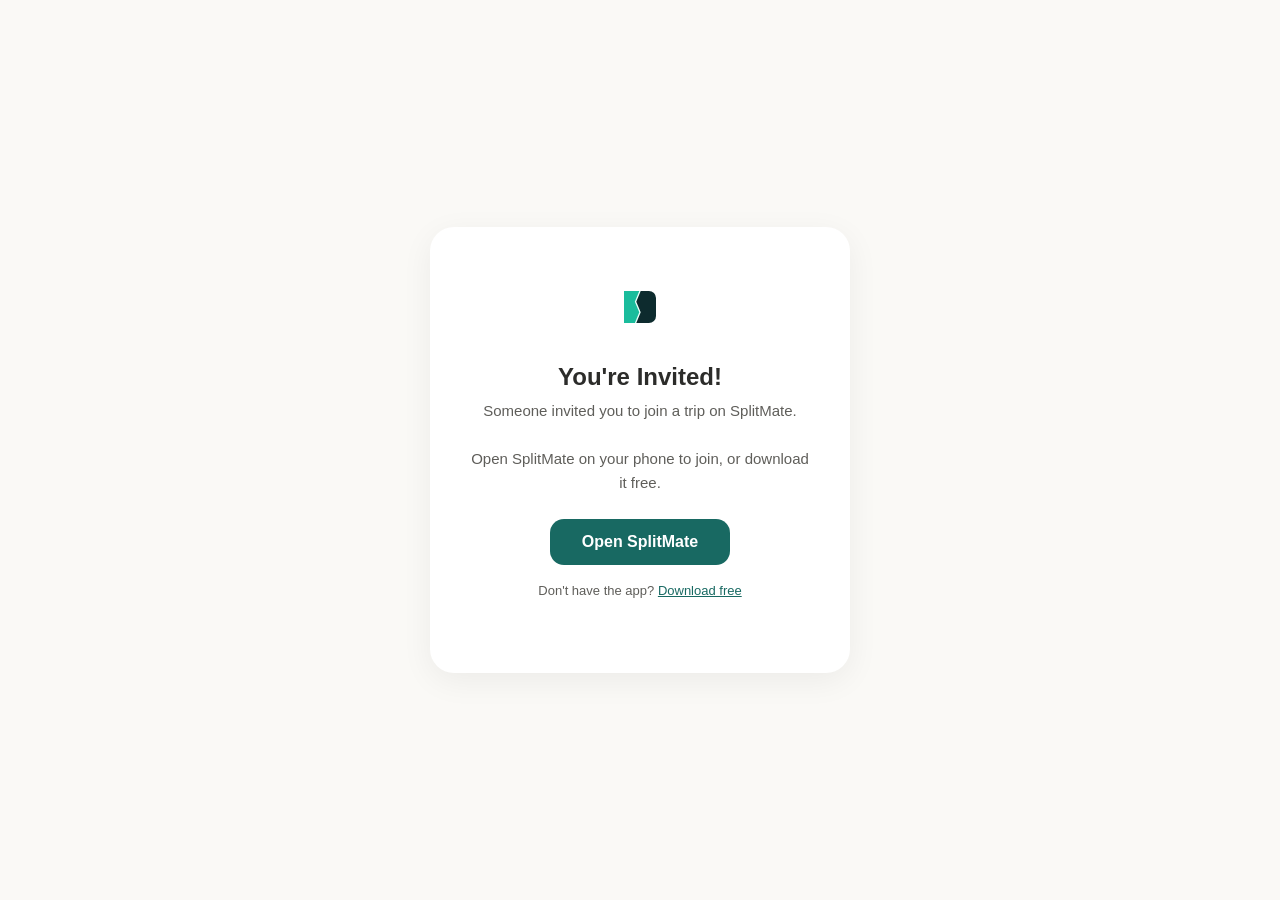
<file: join.html>
<!DOCTYPE html>
<html lang="en">
<head>
  <meta charset="UTF-8">
  <meta name="viewport" content="width=device-width, initial-scale=1.0">
  <title>Join Trip — SplitMate</title>
  <meta name="description" content="You've been invited to join a trip on SplitMate. Download the app to split expenses with your group.">
  <link rel="icon" type="image/svg+xml" href="/favicon.svg?v=20260513">
  <style>
    :root { --teal: #186962; --dark: #2C2C2A; --gray: #5F5E5A; --bg: #FAF9F6; }
    * { box-sizing: border-box; margin: 0; padding: 0; }
    body {
      font-family: 'Inter', -apple-system, BlinkMacSystemFont, sans-serif;
      background: var(--bg);
      color: var(--dark);
      display: flex;
      align-items: center;
      justify-content: center;
      min-height: 100vh;
      padding: 24px;
    }
    .card {
      background: white;
      border-radius: 24px;
      padding: 48px 40px;
      text-align: center;
      max-width: 420px;
      box-shadow: 0 8px 32px rgba(0,0,0,0.06);
    }
    .icon {
      width: 64px; height: 64px;
      border-radius: 14px;
      overflow: hidden;
      display: flex; align-items: center; justify-content: center;
      margin: 0 auto 24px;
    }
    .icon svg { width: 100%; height: 100%; }
    h1 { font-size: 24px; font-weight: 800; margin-bottom: 8px; }
    .code { font-size: 28px; font-weight: 800; letter-spacing: 4px; color: var(--teal); margin: 16px 0; }
    p { color: var(--gray); font-size: 15px; line-height: 1.6; margin-bottom: 24px; }
    .btn {
      display: inline-block;
      background: var(--teal);
      color: white;
      font-weight: 600;
      font-size: 16px;
      padding: 14px 32px;
      border-radius: 14px;
      text-decoration: none;
      transition: opacity 0.2s;
    }
    .btn:hover { opacity: 0.9; }
    .alt { font-size: 13px; color: var(--gray); margin-top: 16px; }
    .alt a { color: var(--teal); text-decoration: underline; }
  </style>
</head>
<body>
  <div class="card">
    <div class="icon">
      <img src="/favicon.svg?v=20260513" alt="" width="32" height="32" />
    </div>
    <h1>You're Invited!</h1>
    <p>Someone invited you to join a trip on SplitMate.</p>
    <div class="code" id="inviteCode"></div>
    <p>Open SplitMate on your phone to join, or download it free.</p>
    <a class="btn" id="deepLink" href="#">Open SplitMate</a>
    <p class="alt">Don't have the app? <a href="/">Download free</a></p>
  </div>
  <script>
    const path = window.location.pathname;
    const parts = path.split('/').filter(Boolean);
    const code = parts.length >= 2 ? parts[1] : '';

    if (code) {
      document.getElementById('inviteCode').textContent = code.toUpperCase();
      document.getElementById('deepLink').href = 'splitmate://join/' + code;
    }
  </script>
</body>
</html>
</file>
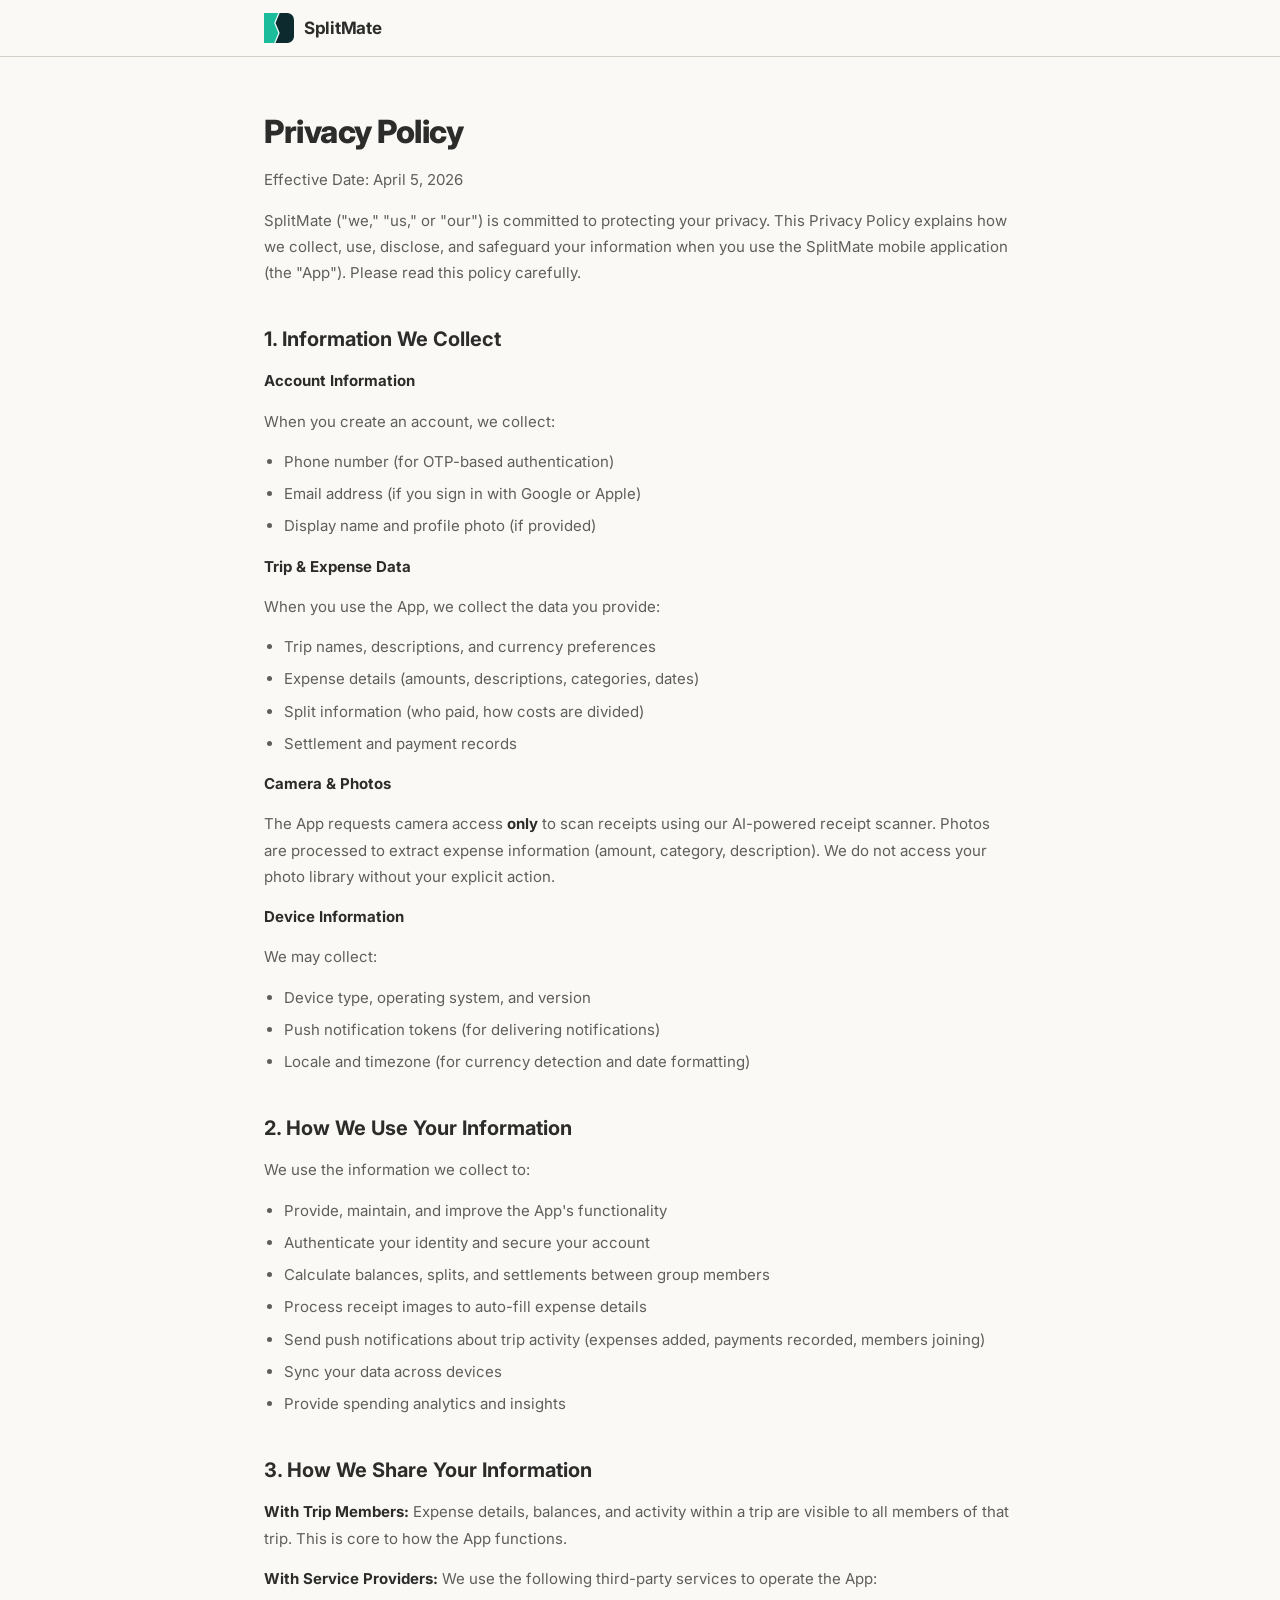
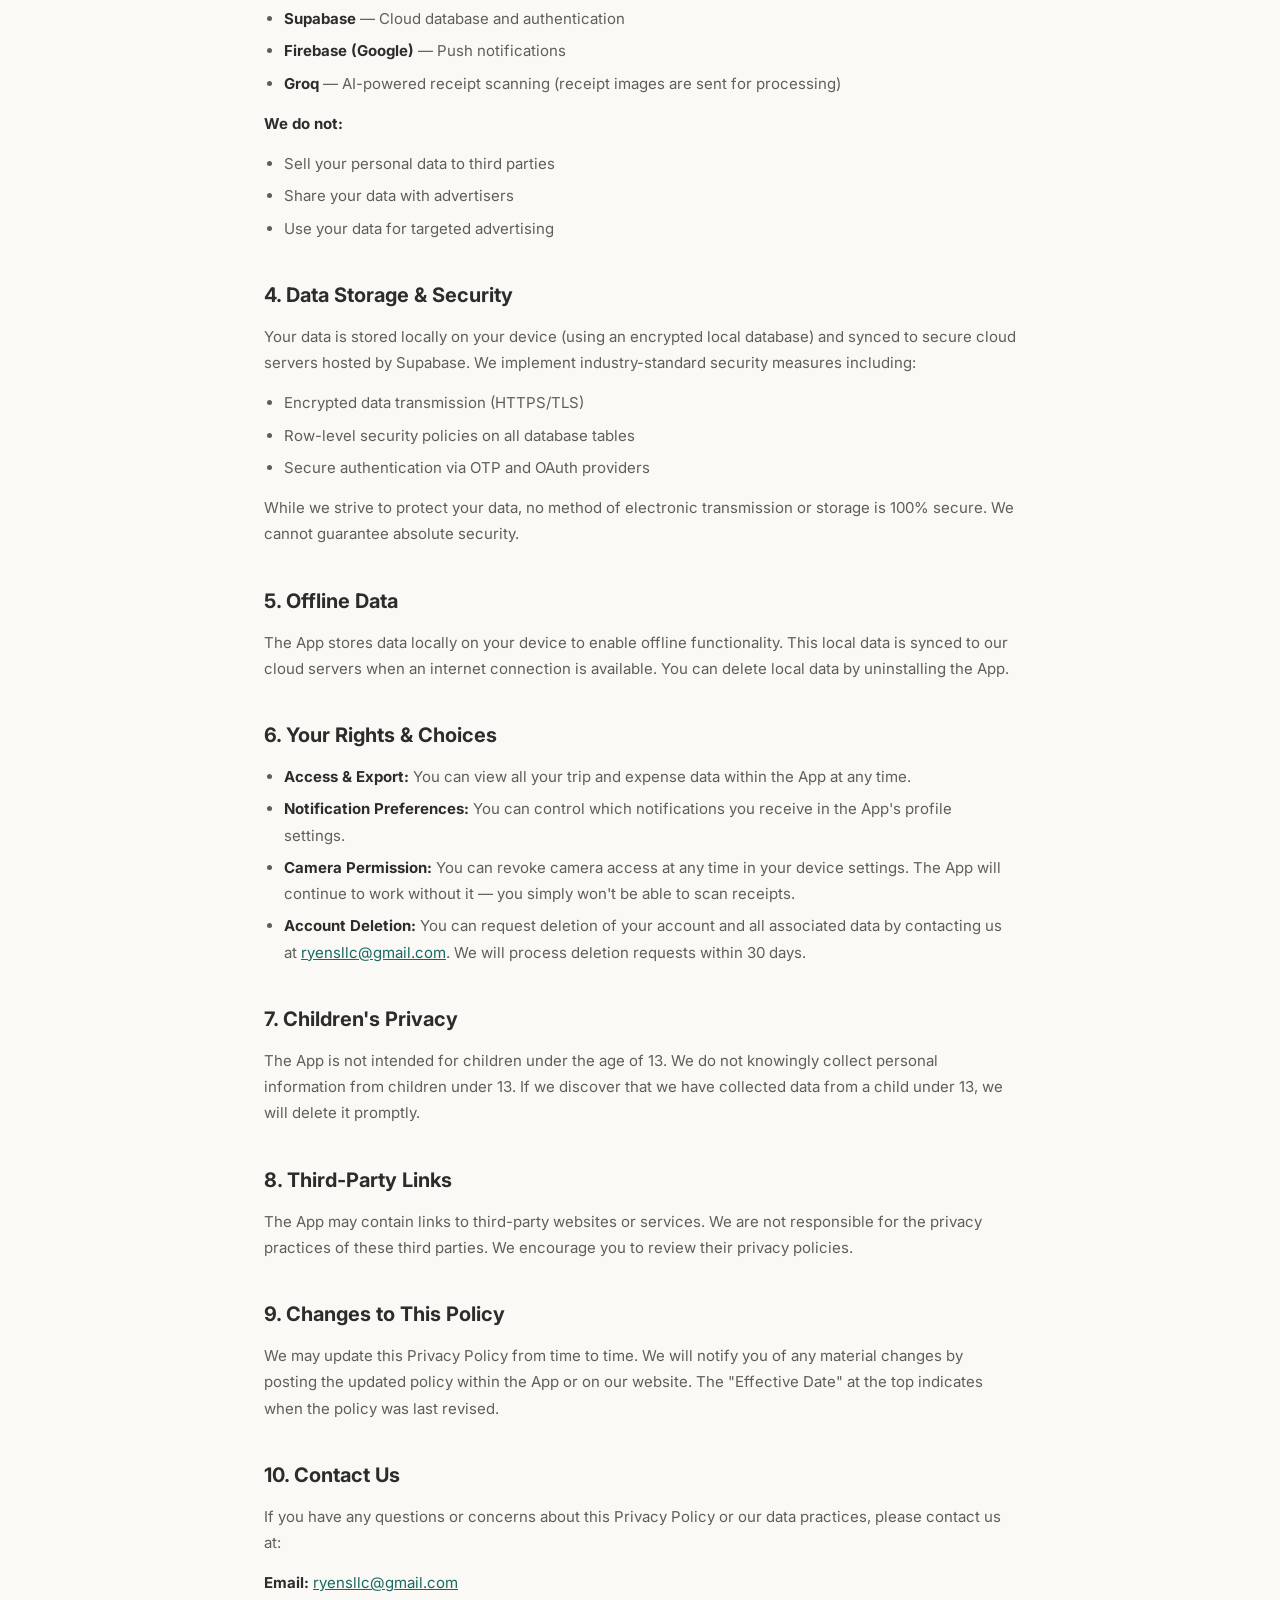
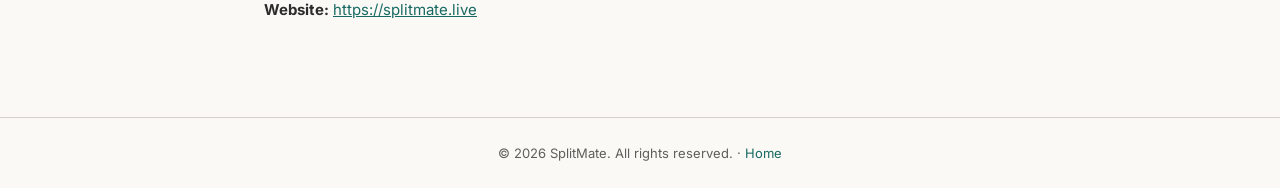
<file: privacy.html>
<!DOCTYPE html>
<html lang="en">
<head>
  <meta charset="UTF-8">
  <meta name="viewport" content="width=device-width, initial-scale=1.0">
  <title>Privacy Policy — SplitMate</title>
  <meta name="description" content="SplitMate Privacy Policy — how we collect, use, and protect your data.">
  <link rel="icon" type="image/svg+xml" href="/favicon.svg?v=20260513">
  <link rel="preconnect" href="https://fonts.googleapis.com">
  <link rel="preconnect" href="https://fonts.gstatic.com" crossorigin>
  <link href="https://fonts.googleapis.com/css2?family=Inter:wght@400;500;600;700&display=swap" rel="stylesheet">
  <style>
    :root { --teal: #186962; --dark: #2C2C2A; --gray: #5F5E5A; --border: #D3D1C7; --bg: #FAF9F6; --white: #FFFFFF; }
    *, *::before, *::after { box-sizing: border-box; margin: 0; padding: 0; }
    html { scroll-behavior: smooth; -webkit-font-smoothing: antialiased; }
    body { font-family: 'Inter', -apple-system, BlinkMacSystemFont, sans-serif; color: var(--dark); background: var(--bg); line-height: 1.7; }
    a { color: var(--teal); }

    .navbar {
      position: sticky; top: 0; z-index: 100;
      background: rgba(250,249,246,0.9); backdrop-filter: blur(20px); -webkit-backdrop-filter: blur(20px);
      border-bottom: 1px solid var(--border);
    }
    .navbar-inner {
      max-width: 800px; margin: 0 auto; padding: 0 24px;
      display: flex; align-items: center; height: 56px; gap: 10px;
    }
    .logo { display: flex; align-items: center; gap: 10px; text-decoration: none; color: var(--dark); }
    .logo-icon { width: 30px; height: 30px; border-radius: 0; overflow: visible; }
    .logo-icon svg { width: 100%; height: 100%; }
    .logo-text { font-size: 17px; font-weight: 700; letter-spacing: -0.3px; }

    .content { max-width: 800px; margin: 0 auto; padding: 48px 24px 80px; }
    .content h1 { font-size: 32px; font-weight: 800; letter-spacing: -0.5px; margin-bottom: 8px; }
    .effective { font-size: 14px; color: var(--gray); margin-bottom: 40px; }
    .content h2 { font-size: 20px; font-weight: 700; margin: 36px 0 12px; color: var(--dark); }
    .content p, .content li { font-size: 15px; color: var(--gray); line-height: 1.75; }
    .content p { margin-bottom: 14px; }
    .content ul { padding-left: 20px; margin-bottom: 14px; }
    .content li { margin-bottom: 6px; }
    .content strong { color: var(--dark); }

    .footer { border-top: 1px solid var(--border); padding: 24px; text-align: center; }
    .footer p { font-size: 13px; color: var(--gray); }
    .footer a { color: var(--teal); text-decoration: none; }
  </style>
</head>
<body>

  <nav class="navbar">
    <div class="navbar-inner">
      <a href="/" class="logo">
        <div class="logo-icon">
          <img src="/favicon.svg?v=20260513" alt="" width="30" height="30" />
        </div>
        <span class="logo-text">SplitMate</span>
      </a>
    </div>
  </nav>

  <main class="content">
    <h1>Privacy Policy</h1>
    <p class="effective">Effective Date: April 5, 2026</p>

    <p>SplitMate ("we," "us," or "our") is committed to protecting your privacy. This Privacy Policy explains how we collect, use, disclose, and safeguard your information when you use the SplitMate mobile application (the "App"). Please read this policy carefully.</p>

    <h2>1. Information We Collect</h2>

    <p><strong>Account Information</strong></p>
    <p>When you create an account, we collect:</p>
    <ul>
      <li>Phone number (for OTP-based authentication)</li>
      <li>Email address (if you sign in with Google or Apple)</li>
      <li>Display name and profile photo (if provided)</li>
    </ul>

    <p><strong>Trip & Expense Data</strong></p>
    <p>When you use the App, we collect the data you provide:</p>
    <ul>
      <li>Trip names, descriptions, and currency preferences</li>
      <li>Expense details (amounts, descriptions, categories, dates)</li>
      <li>Split information (who paid, how costs are divided)</li>
      <li>Settlement and payment records</li>
    </ul>

    <p><strong>Camera & Photos</strong></p>
    <p>The App requests camera access <strong>only</strong> to scan receipts using our AI-powered receipt scanner. Photos are processed to extract expense information (amount, category, description). We do not access your photo library without your explicit action.</p>

    <p><strong>Device Information</strong></p>
    <p>We may collect:</p>
    <ul>
      <li>Device type, operating system, and version</li>
      <li>Push notification tokens (for delivering notifications)</li>
      <li>Locale and timezone (for currency detection and date formatting)</li>
    </ul>

    <h2>2. How We Use Your Information</h2>
    <p>We use the information we collect to:</p>
    <ul>
      <li>Provide, maintain, and improve the App's functionality</li>
      <li>Authenticate your identity and secure your account</li>
      <li>Calculate balances, splits, and settlements between group members</li>
      <li>Process receipt images to auto-fill expense details</li>
      <li>Send push notifications about trip activity (expenses added, payments recorded, members joining)</li>
      <li>Sync your data across devices</li>
      <li>Provide spending analytics and insights</li>
    </ul>

    <h2>3. How We Share Your Information</h2>
    <p><strong>With Trip Members:</strong> Expense details, balances, and activity within a trip are visible to all members of that trip. This is core to how the App functions.</p>
    <p><strong>With Service Providers:</strong> We use the following third-party services to operate the App:</p>
    <ul>
      <li><strong>Supabase</strong> — Cloud database and authentication</li>
      <li><strong>Firebase (Google)</strong> — Push notifications</li>
      <li><strong>Groq</strong> — AI-powered receipt scanning (receipt images are sent for processing)</li>
    </ul>
    <p><strong>We do not:</strong></p>
    <ul>
      <li>Sell your personal data to third parties</li>
      <li>Share your data with advertisers</li>
      <li>Use your data for targeted advertising</li>
    </ul>

    <h2>4. Data Storage & Security</h2>
    <p>Your data is stored locally on your device (using an encrypted local database) and synced to secure cloud servers hosted by Supabase. We implement industry-standard security measures including:</p>
    <ul>
      <li>Encrypted data transmission (HTTPS/TLS)</li>
      <li>Row-level security policies on all database tables</li>
      <li>Secure authentication via OTP and OAuth providers</li>
    </ul>
    <p>While we strive to protect your data, no method of electronic transmission or storage is 100% secure. We cannot guarantee absolute security.</p>

    <h2>5. Offline Data</h2>
    <p>The App stores data locally on your device to enable offline functionality. This local data is synced to our cloud servers when an internet connection is available. You can delete local data by uninstalling the App.</p>

    <h2>6. Your Rights & Choices</h2>
    <ul>
      <li><strong>Access & Export:</strong> You can view all your trip and expense data within the App at any time.</li>
      <li><strong>Notification Preferences:</strong> You can control which notifications you receive in the App's profile settings.</li>
      <li><strong>Camera Permission:</strong> You can revoke camera access at any time in your device settings. The App will continue to work without it — you simply won't be able to scan receipts.</li>
      <li><strong>Account Deletion:</strong> You can request deletion of your account and all associated data by contacting us at <a href="mailto:ryensllc@gmail.com">ryensllc@gmail.com</a>. We will process deletion requests within 30 days.</li>
    </ul>

    <h2>7. Children's Privacy</h2>
    <p>The App is not intended for children under the age of 13. We do not knowingly collect personal information from children under 13. If we discover that we have collected data from a child under 13, we will delete it promptly.</p>

    <h2>8. Third-Party Links</h2>
    <p>The App may contain links to third-party websites or services. We are not responsible for the privacy practices of these third parties. We encourage you to review their privacy policies.</p>

    <h2>9. Changes to This Policy</h2>
    <p>We may update this Privacy Policy from time to time. We will notify you of any material changes by posting the updated policy within the App or on our website. The "Effective Date" at the top indicates when the policy was last revised.</p>

    <h2>10. Contact Us</h2>
    <p>If you have any questions or concerns about this Privacy Policy or our data practices, please contact us at:</p>
    <p><strong>Email:</strong> <a href="mailto:ryensllc@gmail.com">ryensllc@gmail.com</a><br>
    <strong>Website:</strong> <a href="https://splitmate.live">https://splitmate.live</a></p>
  </main>

  <footer class="footer">
    <p>&copy; 2026 SplitMate. All rights reserved. &middot; <a href="/">Home</a></p>
  </footer>

</body>
</html>
</file>
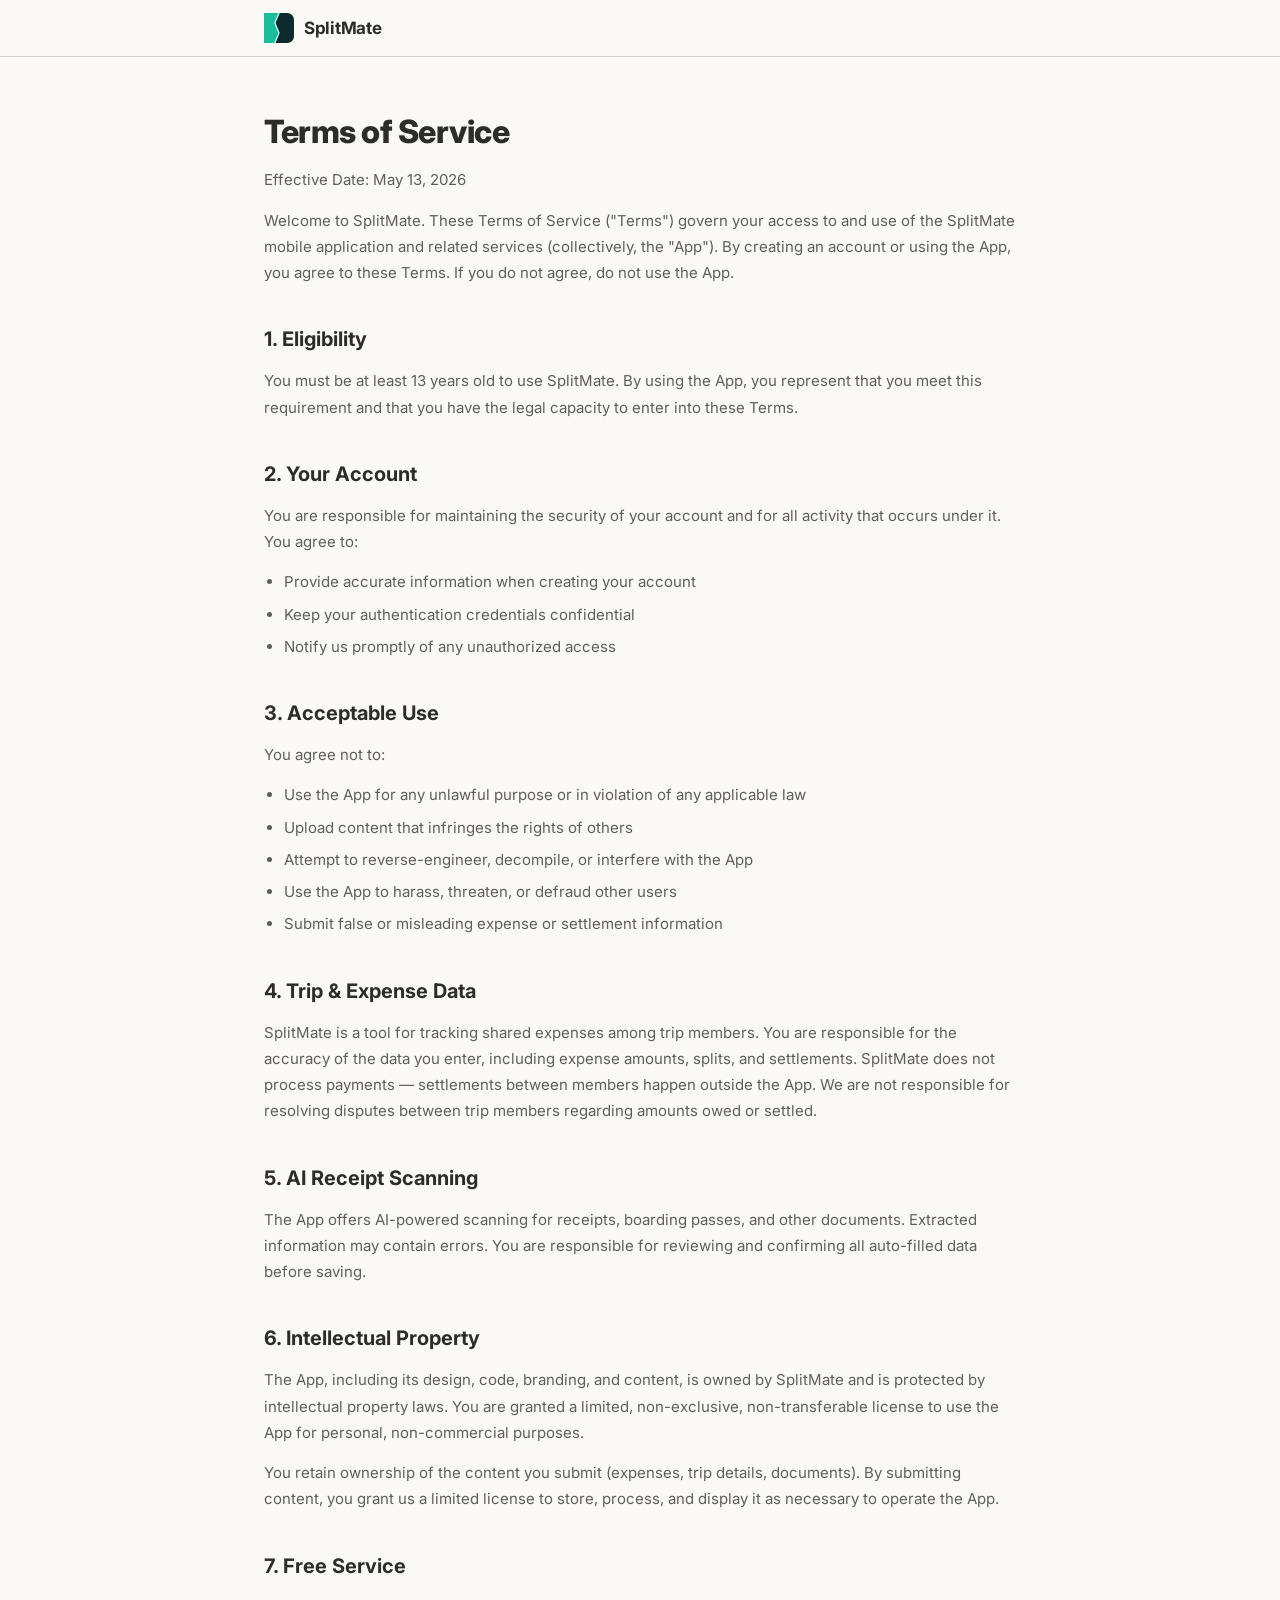
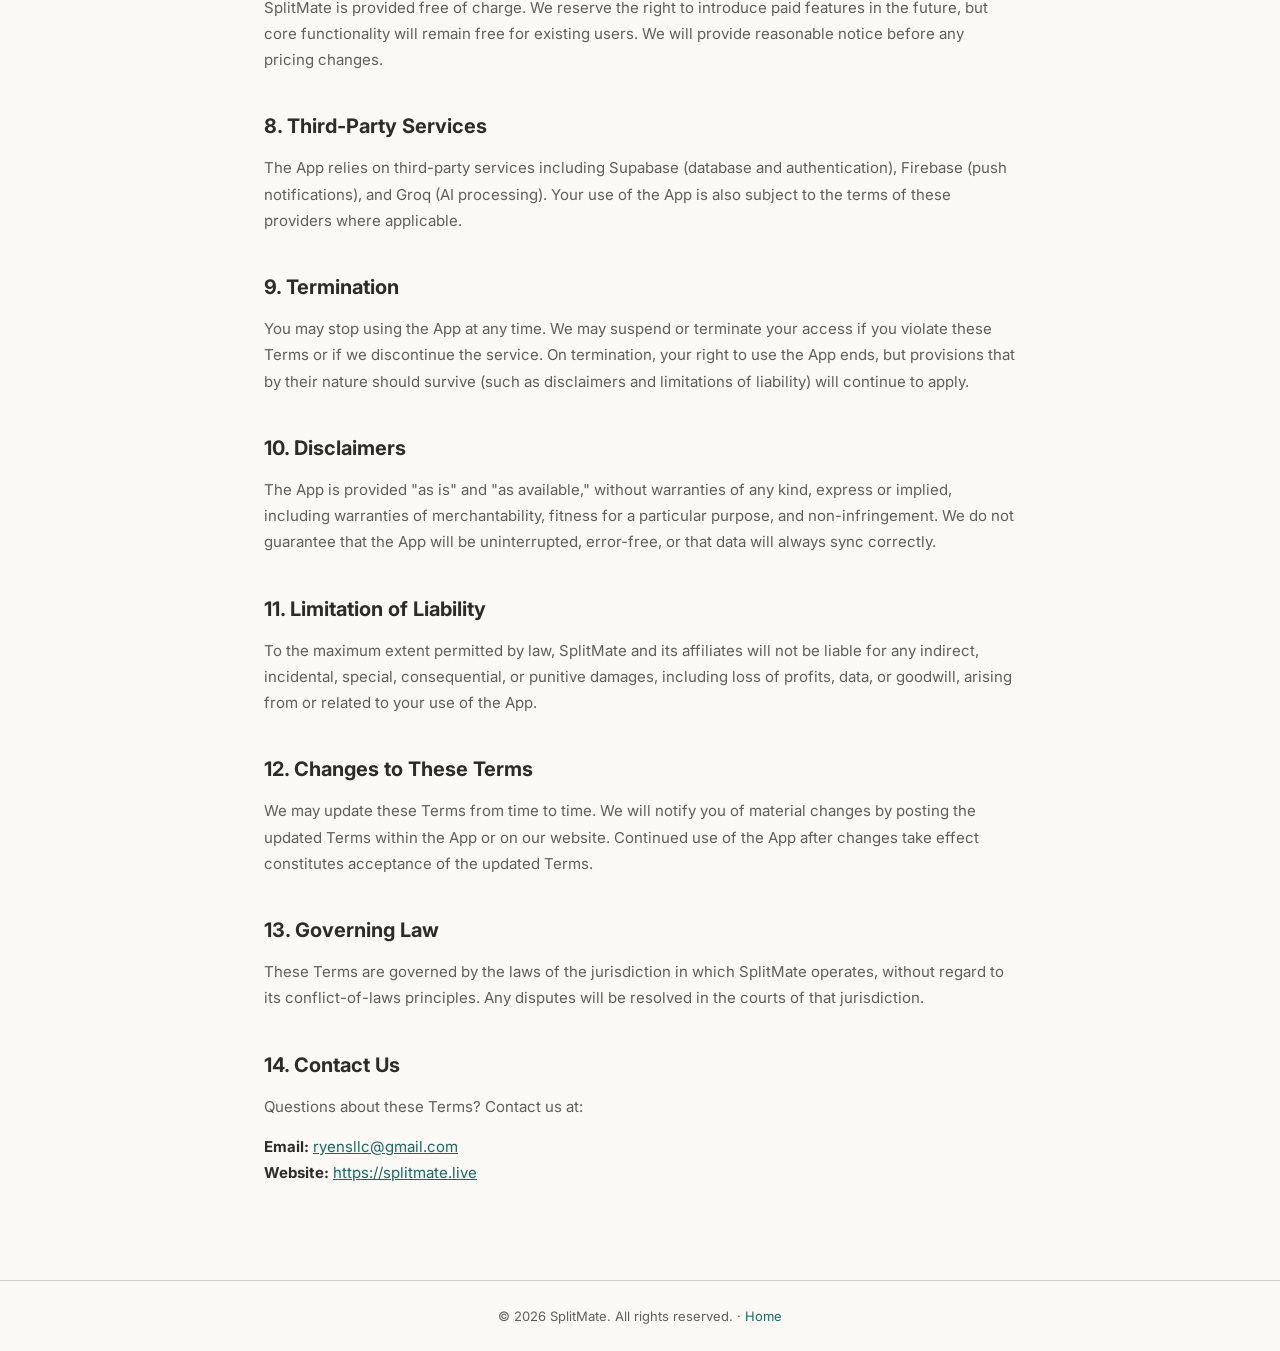
<file: terms.html>
<!DOCTYPE html>
<html lang="en">
<head>
  <meta charset="UTF-8">
  <meta name="viewport" content="width=device-width, initial-scale=1.0">
  <title>Terms of Service — SplitMate</title>
  <meta name="description" content="SplitMate Terms of Service — the rules for using the SplitMate app.">
  <link rel="icon" type="image/svg+xml" href="/favicon.svg?v=20260513">
  <link rel="preconnect" href="https://fonts.googleapis.com">
  <link rel="preconnect" href="https://fonts.gstatic.com" crossorigin>
  <link href="https://fonts.googleapis.com/css2?family=Inter:wght@400;500;600;700&display=swap" rel="stylesheet">
  <style>
    :root { --teal: #186962; --dark: #2C2C2A; --gray: #5F5E5A; --border: #D3D1C7; --bg: #FAF9F6; --white: #FFFFFF; }
    *, *::before, *::after { box-sizing: border-box; margin: 0; padding: 0; }
    html { scroll-behavior: smooth; -webkit-font-smoothing: antialiased; }
    body { font-family: 'Inter', -apple-system, BlinkMacSystemFont, sans-serif; color: var(--dark); background: var(--bg); line-height: 1.7; }
    a { color: var(--teal); }

    .navbar {
      position: sticky; top: 0; z-index: 100;
      background: rgba(250,249,246,0.9); backdrop-filter: blur(20px); -webkit-backdrop-filter: blur(20px);
      border-bottom: 1px solid var(--border);
    }
    .navbar-inner {
      max-width: 800px; margin: 0 auto; padding: 0 24px;
      display: flex; align-items: center; height: 56px; gap: 10px;
    }
    .logo { display: flex; align-items: center; gap: 10px; text-decoration: none; color: var(--dark); }
    .logo-icon { width: 30px; height: 30px; border-radius: 0; overflow: visible; }
    .logo-icon svg { width: 100%; height: 100%; }
    .logo-text { font-size: 17px; font-weight: 700; letter-spacing: -0.3px; }

    .content { max-width: 800px; margin: 0 auto; padding: 48px 24px 80px; }
    .content h1 { font-size: 32px; font-weight: 800; letter-spacing: -0.5px; margin-bottom: 8px; }
    .effective { font-size: 14px; color: var(--gray); margin-bottom: 40px; }
    .content h2 { font-size: 20px; font-weight: 700; margin: 36px 0 12px; color: var(--dark); }
    .content p, .content li { font-size: 15px; color: var(--gray); line-height: 1.75; }
    .content p { margin-bottom: 14px; }
    .content ul { padding-left: 20px; margin-bottom: 14px; }
    .content li { margin-bottom: 6px; }
    .content strong { color: var(--dark); }

    .footer { border-top: 1px solid var(--border); padding: 24px; text-align: center; }
    .footer p { font-size: 13px; color: var(--gray); }
    .footer a { color: var(--teal); text-decoration: none; }
  </style>
</head>
<body>

  <nav class="navbar">
    <div class="navbar-inner">
      <a href="/" class="logo">
        <div class="logo-icon">
          <img src="/favicon.svg?v=20260513" alt="" width="30" height="30" />
        </div>
        <span class="logo-text">SplitMate</span>
      </a>
    </div>
  </nav>

  <main class="content">
    <h1>Terms of Service</h1>
    <p class="effective">Effective Date: May 13, 2026</p>

    <p>Welcome to SplitMate. These Terms of Service ("Terms") govern your access to and use of the SplitMate mobile application and related services (collectively, the "App"). By creating an account or using the App, you agree to these Terms. If you do not agree, do not use the App.</p>

    <h2>1. Eligibility</h2>
    <p>You must be at least 13 years old to use SplitMate. By using the App, you represent that you meet this requirement and that you have the legal capacity to enter into these Terms.</p>

    <h2>2. Your Account</h2>
    <p>You are responsible for maintaining the security of your account and for all activity that occurs under it. You agree to:</p>
    <ul>
      <li>Provide accurate information when creating your account</li>
      <li>Keep your authentication credentials confidential</li>
      <li>Notify us promptly of any unauthorized access</li>
    </ul>

    <h2>3. Acceptable Use</h2>
    <p>You agree not to:</p>
    <ul>
      <li>Use the App for any unlawful purpose or in violation of any applicable law</li>
      <li>Upload content that infringes the rights of others</li>
      <li>Attempt to reverse-engineer, decompile, or interfere with the App</li>
      <li>Use the App to harass, threaten, or defraud other users</li>
      <li>Submit false or misleading expense or settlement information</li>
    </ul>

    <h2>4. Trip & Expense Data</h2>
    <p>SplitMate is a tool for tracking shared expenses among trip members. You are responsible for the accuracy of the data you enter, including expense amounts, splits, and settlements. SplitMate does not process payments — settlements between members happen outside the App. We are not responsible for resolving disputes between trip members regarding amounts owed or settled.</p>

    <h2>5. AI Receipt Scanning</h2>
    <p>The App offers AI-powered scanning for receipts, boarding passes, and other documents. Extracted information may contain errors. You are responsible for reviewing and confirming all auto-filled data before saving.</p>

    <h2>6. Intellectual Property</h2>
    <p>The App, including its design, code, branding, and content, is owned by SplitMate and is protected by intellectual property laws. You are granted a limited, non-exclusive, non-transferable license to use the App for personal, non-commercial purposes.</p>
    <p>You retain ownership of the content you submit (expenses, trip details, documents). By submitting content, you grant us a limited license to store, process, and display it as necessary to operate the App.</p>

    <h2>7. Free Service</h2>
    <p>SplitMate is provided free of charge. We reserve the right to introduce paid features in the future, but core functionality will remain free for existing users. We will provide reasonable notice before any pricing changes.</p>

    <h2>8. Third-Party Services</h2>
    <p>The App relies on third-party services including Supabase (database and authentication), Firebase (push notifications), and Groq (AI processing). Your use of the App is also subject to the terms of these providers where applicable.</p>

    <h2>9. Termination</h2>
    <p>You may stop using the App at any time. We may suspend or terminate your access if you violate these Terms or if we discontinue the service. On termination, your right to use the App ends, but provisions that by their nature should survive (such as disclaimers and limitations of liability) will continue to apply.</p>

    <h2>10. Disclaimers</h2>
    <p>The App is provided "as is" and "as available," without warranties of any kind, express or implied, including warranties of merchantability, fitness for a particular purpose, and non-infringement. We do not guarantee that the App will be uninterrupted, error-free, or that data will always sync correctly.</p>

    <h2>11. Limitation of Liability</h2>
    <p>To the maximum extent permitted by law, SplitMate and its affiliates will not be liable for any indirect, incidental, special, consequential, or punitive damages, including loss of profits, data, or goodwill, arising from or related to your use of the App.</p>

    <h2>12. Changes to These Terms</h2>
    <p>We may update these Terms from time to time. We will notify you of material changes by posting the updated Terms within the App or on our website. Continued use of the App after changes take effect constitutes acceptance of the updated Terms.</p>

    <h2>13. Governing Law</h2>
    <p>These Terms are governed by the laws of the jurisdiction in which SplitMate operates, without regard to its conflict-of-laws principles. Any disputes will be resolved in the courts of that jurisdiction.</p>

    <h2>14. Contact Us</h2>
    <p>Questions about these Terms? Contact us at:</p>
    <p><strong>Email:</strong> <a href="mailto:ryensllc@gmail.com">ryensllc@gmail.com</a><br>
    <strong>Website:</strong> <a href="https://splitmate.live">https://splitmate.live</a></p>
  </main>

  <footer class="footer">
    <p>&copy; 2026 SplitMate. All rights reserved. &middot; <a href="/">Home</a></p>
  </footer>

</body>
</html>
</file>
